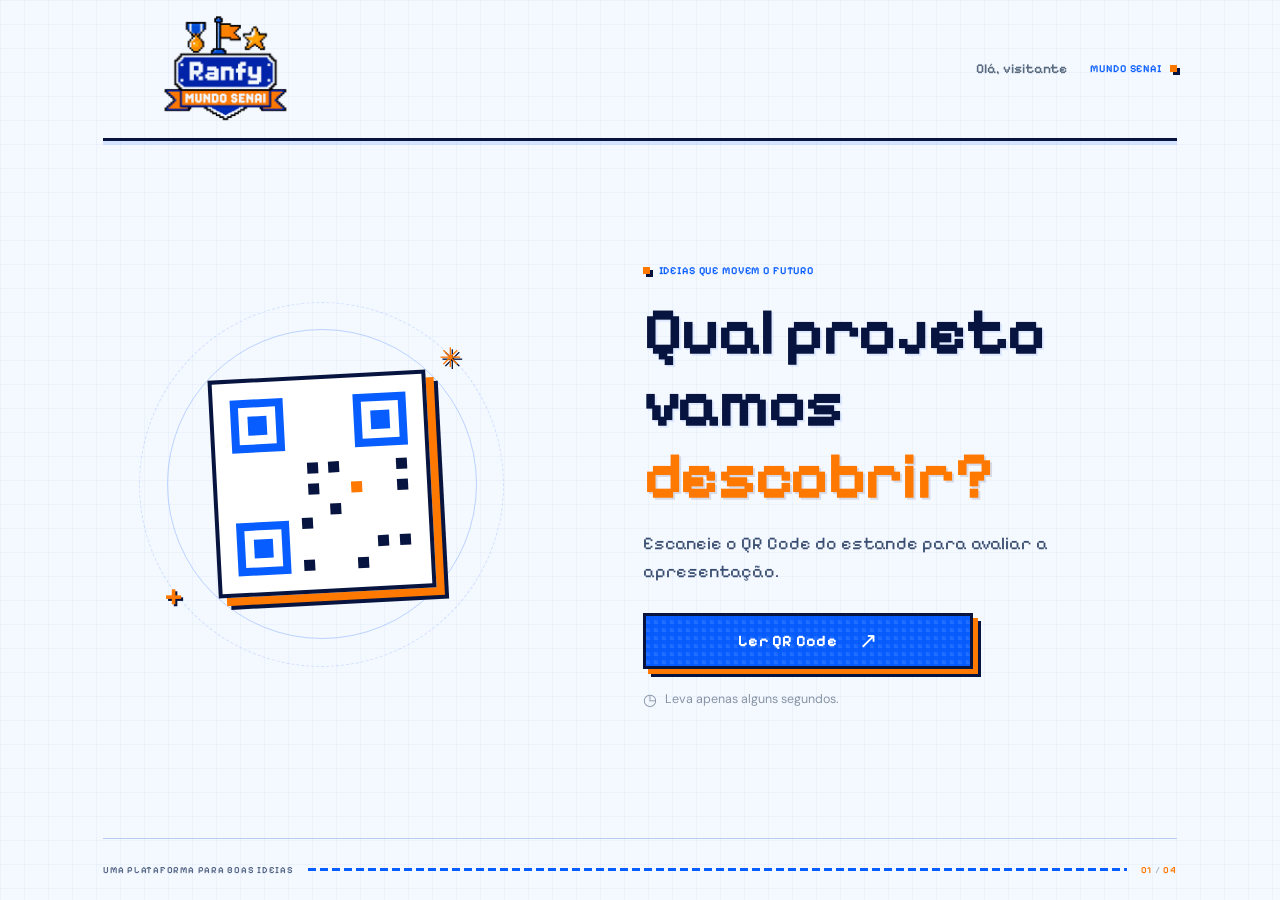
<file: index.html>
<!DOCTYPE html>
<html lang="pt-BR">
<head>
  <meta charset="UTF-8">
  <meta name="viewport" content="width=device-width, initial-scale=1.0">
  <meta name="theme-color" content="#1459a8">
  <title>Ranfy — Descubra um projeto</title>
  <link rel="stylesheet" href="css/style.css">
</head>
<body class="page">
  <div class="app-shell">
    <header class="app-header">
      <a class="brand brand-image" href="index.html" aria-label="Ranfy, início"><img src="assets/ranfy-logo.png" alt="Ranfy — Mundo SENAI"></a>
      <div class="header-meta"><span class="greeting">Olá, visitante</span><span class="event-label">MUNDO SENAI <span class="tiny-pixel" aria-hidden="true"></span></span></div>
    </header>

    <main class="home-main">
      <div class="qr-hero" aria-hidden="true">
        <div class="qr-art">
          <span class="finder finder-one"></span><span class="finder finder-two"></span><span class="finder finder-three"></span>
          <span class="qr-pixel p1"></span><span class="qr-pixel p2"></span><span class="qr-pixel p3"></span><span class="qr-pixel p4"></span>
          <span class="qr-pixel p5"></span><span class="qr-pixel p6"></span><span class="qr-pixel p7"></span><span class="qr-pixel p8"></span>
          <span class="qr-pixel p9"></span><span class="qr-pixel p10"></span><span class="qr-pixel p11"></span><span class="qr-pixel p12"></span>
        </div>
        <span class="hero-orbit orbit-one"></span><span class="hero-orbit orbit-two"></span>
        <span class="hero-spark spark-one">✳</span><span class="hero-spark spark-two">+</span>
      </div>

      <section class="home-copy">
        <span class="eyebrow"><span class="eyebrow-dot"></span> IDEIAS QUE MOVEM O FUTURO</span>
        <h1>Qual projeto<br>vamos <span class="text-accent">descobrir?</span></h1>
        <p class="lead">Escaneie o QR Code do estande para avaliar a apresentação.</p>
        <a class="button button-primary button-wide" href="qrcode.html">Ler QR Code <span class="button-arrow" aria-hidden="true">↗</span></a>
        <p class="microcopy"><span class="microcopy-icon" aria-hidden="true">◷</span> Leva apenas alguns segundos.</p>
      </section>
    </main>
    <footer class="app-footer"><span>UMA PLATAFORMA PARA BOAS IDEIAS</span><span class="footer-line"></span><span class="footer-index">01 <span>/</span> 04</span></footer>
  </div>
</body>
</html>
</file>
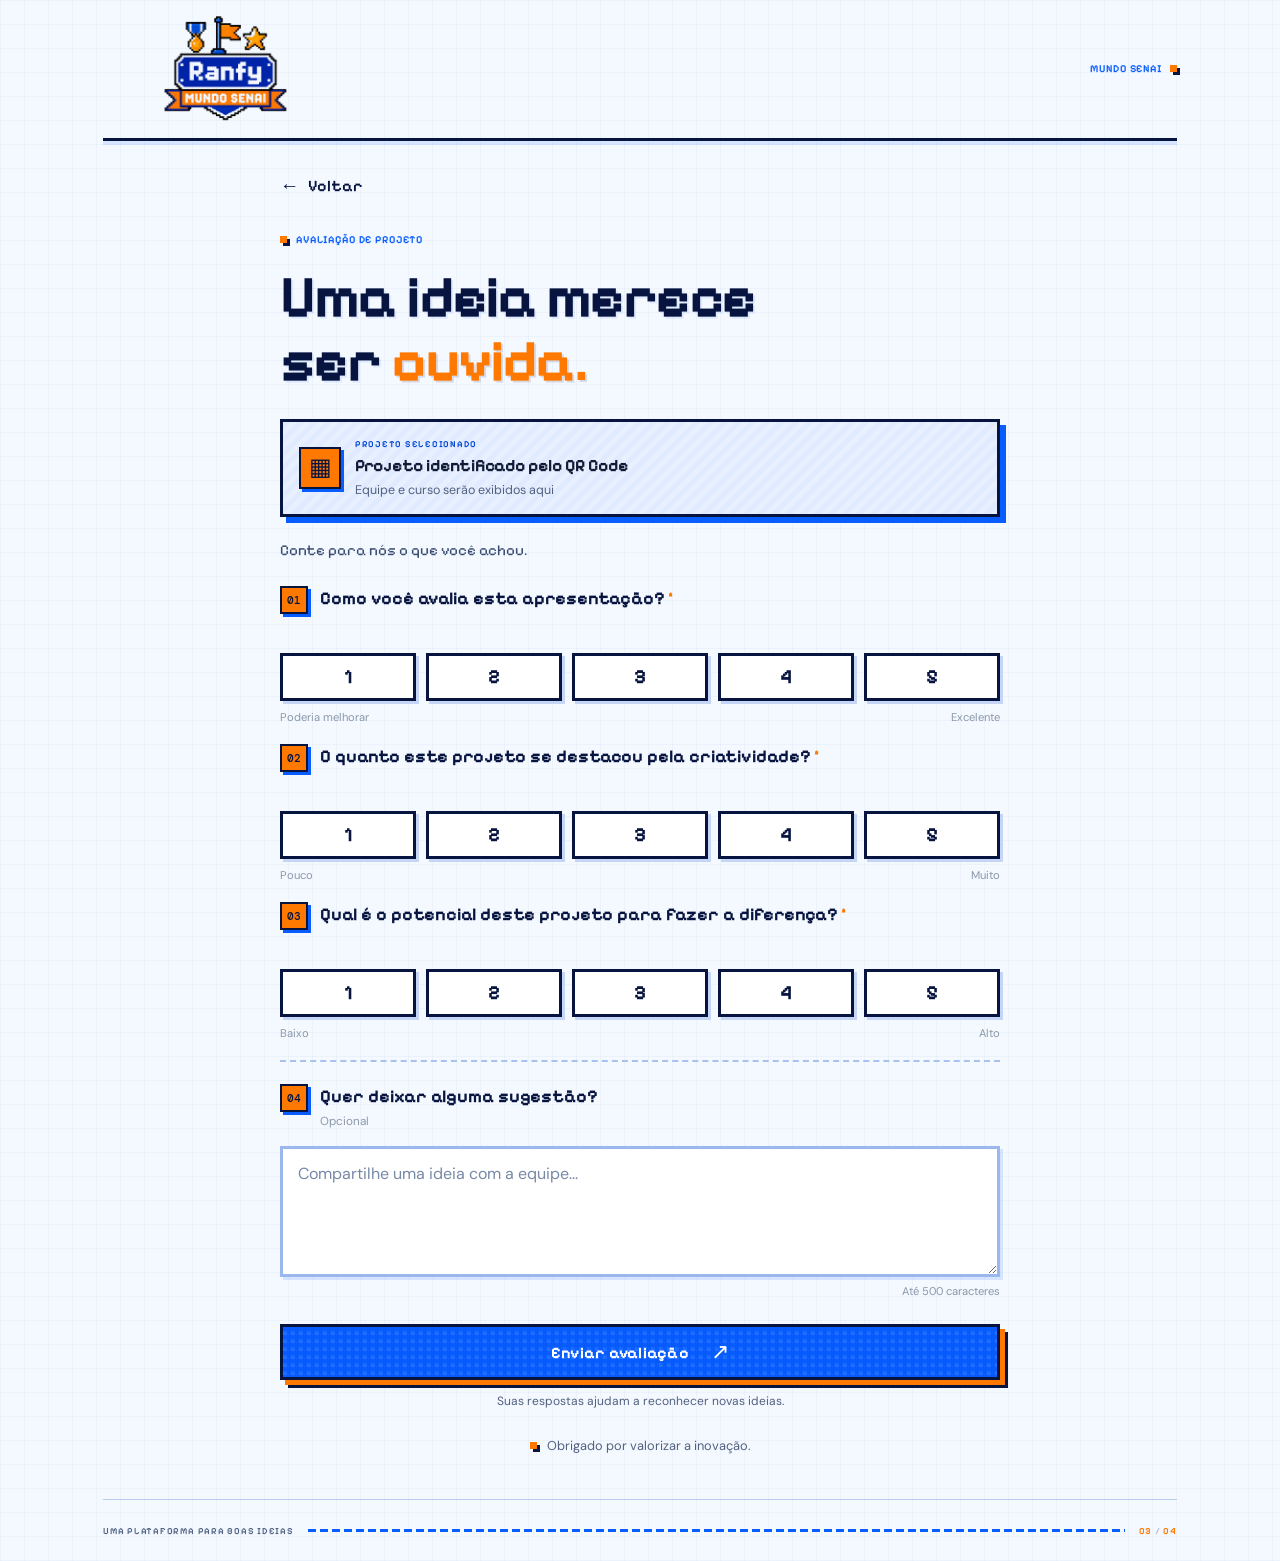
<file: avaliar.html>
<!DOCTYPE html>
<html lang="pt-BR">
<head>
  <meta charset="UTF-8">
  <meta name="viewport" content="width=device-width, initial-scale=1.0">
  <meta name="theme-color" content="#1459a8">
  <title>Ranfy — Avaliação do projeto</title>
  <link rel="stylesheet" href="css/style.css">
</head>
<body class="page">
  <div class="app-shell">
    <header class="app-header">
      <a class="brand brand-image" href="index.html" aria-label="Ranfy, início"><img src="assets/ranfy-logo.png" alt="Ranfy — Mundo SENAI"></a>
      <span class="event-label">MUNDO SENAI <span class="tiny-pixel" aria-hidden="true"></span></span>
    </header>

    <main class="evaluation-main">
      <a class="back-link" href="qrcode.html"><span aria-hidden="true">←</span> Voltar</a>
      <section class="evaluation-intro">
        <span class="eyebrow"><span class="eyebrow-dot"></span> AVALIAÇÃO DE PROJETO</span>
        <!-- Futuramente: JavaScript lerá ?projeto=... e buscará os dados reais do projeto. -->
        <h1>Uma ideia merece<br>ser <span class="text-accent">ouvida.</span></h1>
        <div class="project-summary">
          <span class="project-icon" aria-hidden="true">▦</span>
          <div><span class="summary-label">PROJETO SELECIONADO</span><strong>Projeto identificado pelo QR Code</strong><span class="project-subtitle">Equipe e curso serão exibidos aqui</span></div>
        </div>
        <p class="lead">Conte para nós o que você achou.</p>
      </section>

      <!-- Futuramente: JavaScript validará as notas, associará participante e projeto e enviará os dados ao banco de dados. -->
      <form class="evaluation-form" action="#" method="get">
        <fieldset class="question">
          <legend><span class="question-number">01</span><span>Como você avalia esta apresentação?<span class="required-mark" aria-hidden="true">*</span></span></legend>
          <div class="rating-scale">
            <label class="rating-option"><input type="radio" name="avaliacao_geral" value="1" required><span>1</span></label>
            <label class="rating-option"><input type="radio" name="avaliacao_geral" value="2"><span>2</span></label>
            <label class="rating-option"><input type="radio" name="avaliacao_geral" value="3"><span>3</span></label>
            <label class="rating-option"><input type="radio" name="avaliacao_geral" value="4"><span>4</span></label>
            <label class="rating-option"><input type="radio" name="avaliacao_geral" value="5"><span>5</span></label>
          </div>
          <div class="scale-captions"><span>Poderia melhorar</span><span>Excelente</span></div>
        </fieldset>

        <fieldset class="question">
          <legend><span class="question-number">02</span><span>O quanto este projeto se destacou pela criatividade?<span class="required-mark" aria-hidden="true">*</span></span></legend>
          <div class="rating-scale">
            <label class="rating-option"><input type="radio" name="criatividade" value="1" required><span>1</span></label>
            <label class="rating-option"><input type="radio" name="criatividade" value="2"><span>2</span></label>
            <label class="rating-option"><input type="radio" name="criatividade" value="3"><span>3</span></label>
            <label class="rating-option"><input type="radio" name="criatividade" value="4"><span>4</span></label>
            <label class="rating-option"><input type="radio" name="criatividade" value="5"><span>5</span></label>
          </div>
          <div class="scale-captions"><span>Pouco</span><span>Muito</span></div>
        </fieldset>

        <fieldset class="question">
          <legend><span class="question-number">03</span><span>Qual é o potencial deste projeto para fazer a diferença?<span class="required-mark" aria-hidden="true">*</span></span></legend>
          <div class="rating-scale">
            <label class="rating-option"><input type="radio" name="impacto" value="1" required><span>1</span></label>
            <label class="rating-option"><input type="radio" name="impacto" value="2"><span>2</span></label>
            <label class="rating-option"><input type="radio" name="impacto" value="3"><span>3</span></label>
            <label class="rating-option"><input type="radio" name="impacto" value="4"><span>4</span></label>
            <label class="rating-option"><input type="radio" name="impacto" value="5"><span>5</span></label>
          </div>
          <div class="scale-captions"><span>Baixo</span><span>Alto</span></div>
        </fieldset>

        <div class="question comment-question">
          <label class="comment-label" for="comentario"><span class="question-number">04</span><span>Quer deixar alguma sugestão?<small>Opcional</small></span></label>
          <textarea id="comentario" name="comentario" rows="4" maxlength="500" placeholder="Compartilhe uma ideia com a equipe..."></textarea>
          <div class="character-count">Até 500 caracteres</div>
        </div>
<a href="ok.html">
        <button class="button button-primary button-wide submit-button" >Enviar avaliação <span class="button-arrow" aria-hidden="true">↗</span></button>
        </a>
        <p class="submit-note">Suas respostas ajudam a reconhecer novas ideias.</p>
      </form>
      <p class="thanks-note"><span class="tiny-pixel" aria-hidden="true"></span> Obrigado por valorizar a inovação.</p>
    </main>
    <footer class="app-footer"><span>UMA PLATAFORMA PARA BOAS IDEIAS</span><span class="footer-line"></span><span class="footer-index">03 <span>/</span> 04</span></footer>
  </div>
</body>
</html>
</file>
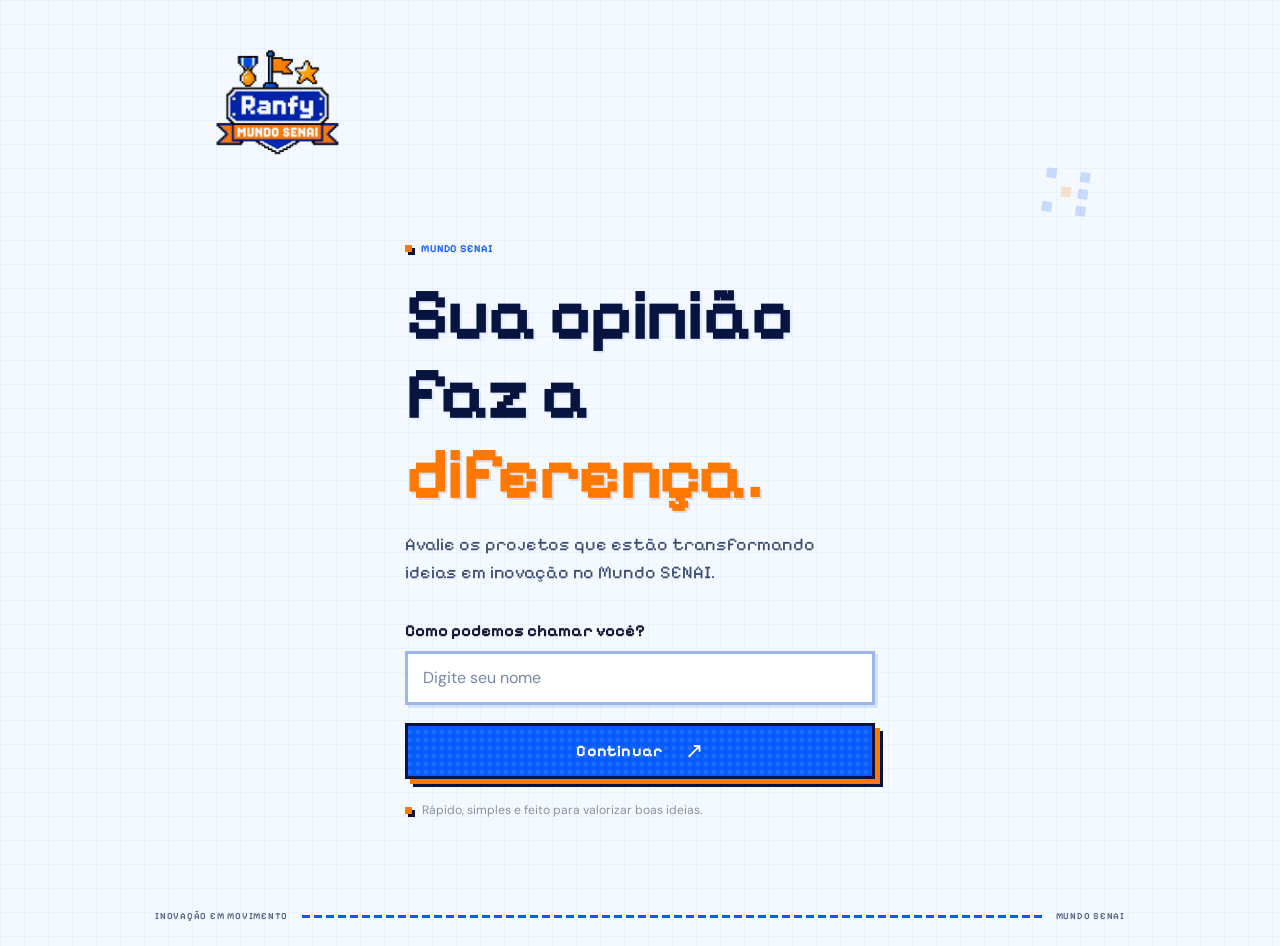
<file: login.html>
<!DOCTYPE html>
<html lang="pt-BR">
<head>
  <meta charset="UTF-8">
  <meta name="viewport" content="width=device-width, initial-scale=1.0">
  <meta name="theme-color" content="#1459a8">
  <title>Ranfy — Sua opinião faz a diferença</title>
  <link rel="stylesheet" href="css/style.css">
</head>
<body class="page page-login">
  <main class="login-shell">
    <a class="brand brand-image" href="index.html" aria-label="Ranfy, início"><img src="assets/ranfy-logo.png" alt="Ranfy — Mundo SENAI"></a>

    <section class="login-content" aria-labelledby="page-title">
      <span class="eyebrow"><span class="eyebrow-dot"></span> MUNDO SENAI</span>
      <h1 id="page-title">Sua opinião<br>faz a <span class="text-accent">diferença.</span></h1>
      <p class="lead">Avalie os projetos que estão transformando ideias em inovação no Mundo SENAI.</p>

      <!-- Futuramente: JavaScript deverá validar e armazenar o nome do participante. -->
      <form action="index.html" method="get" class="login-form">
        <label for="participant-name">Como podemos chamar você?</label>
        <input id="participant-name" name="nome" type="text" placeholder="Digite seu nome" autocomplete="name" required maxlength="80">
        <button class="button button-primary button-wide" type="submit">
          Continuar <span class="button-arrow" aria-hidden="true">↗</span>
        </button>
      </form>
      <p class="privacy-note"><span class="tiny-pixel" aria-hidden="true"></span> Rápido, simples e feito para valorizar boas ideias.</p>
    </section>

    <footer class="page-footer"><span>INOVAÇÃO EM MOVIMENTO</span><span class="footer-line"></span><span>MUNDO SENAI</span></footer>
  </main>
  <aside class="pixel-decoration" aria-hidden="true"><span></span><span></span><span></span><span></span><span></span><span></span><span></span><span></span><span></span></aside>
</body>
</html>
</file>
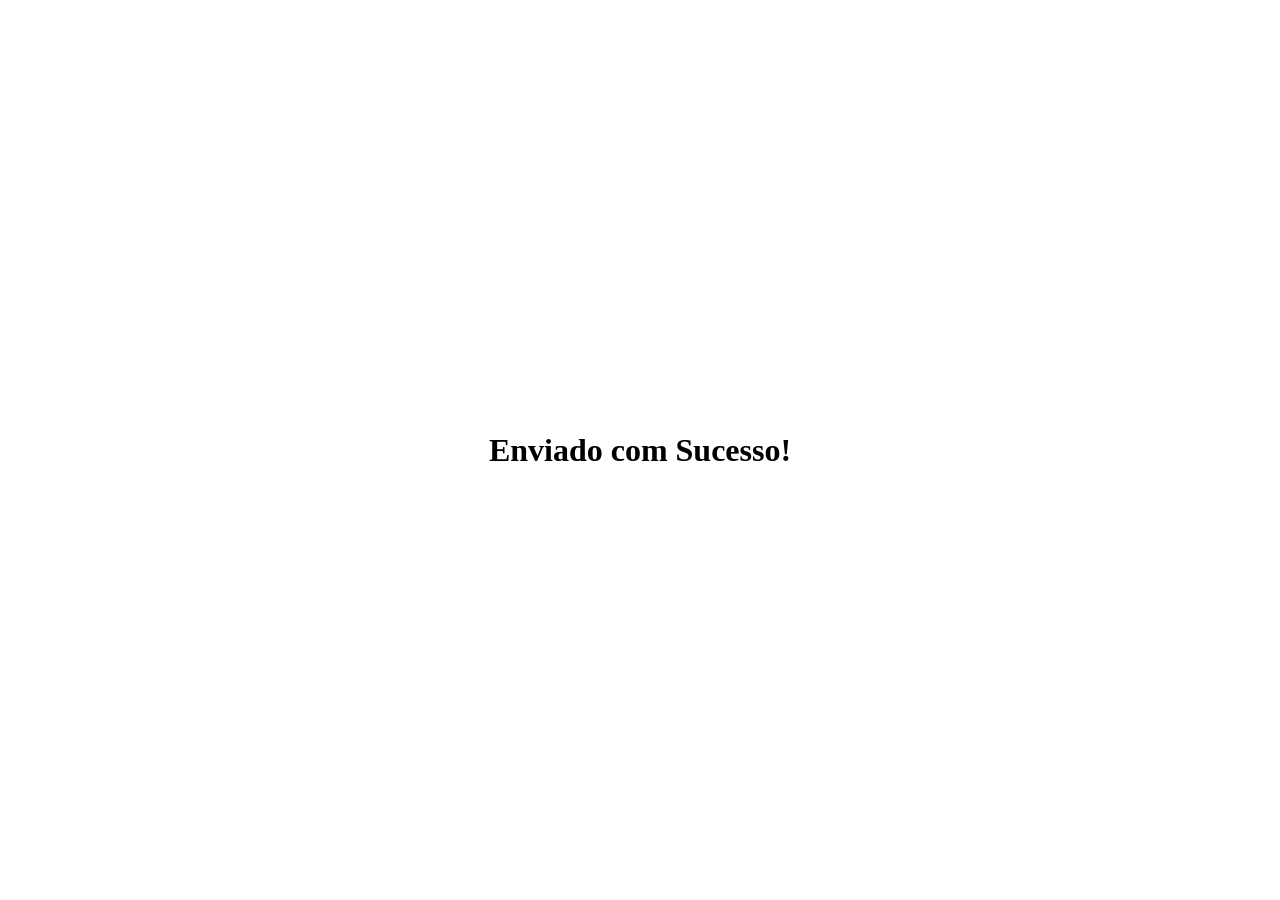
<file: ok.html>
<!DOCTYPE html>
<html lang="en">
<head>
    <meta charset="UTF-8">
    <meta name="viewport" content="width=device-width, initial-scale=1.0">
    <title>Document</title>

<style>
    html,body{
    height: 100%;
    width: 100%;
    display: flex;
    justify-content: center;
    align-items: center;
    }
</style>

</head>
<body>
    
<h1>Enviado com Sucesso!</h1>

</body>
</html>
</file>
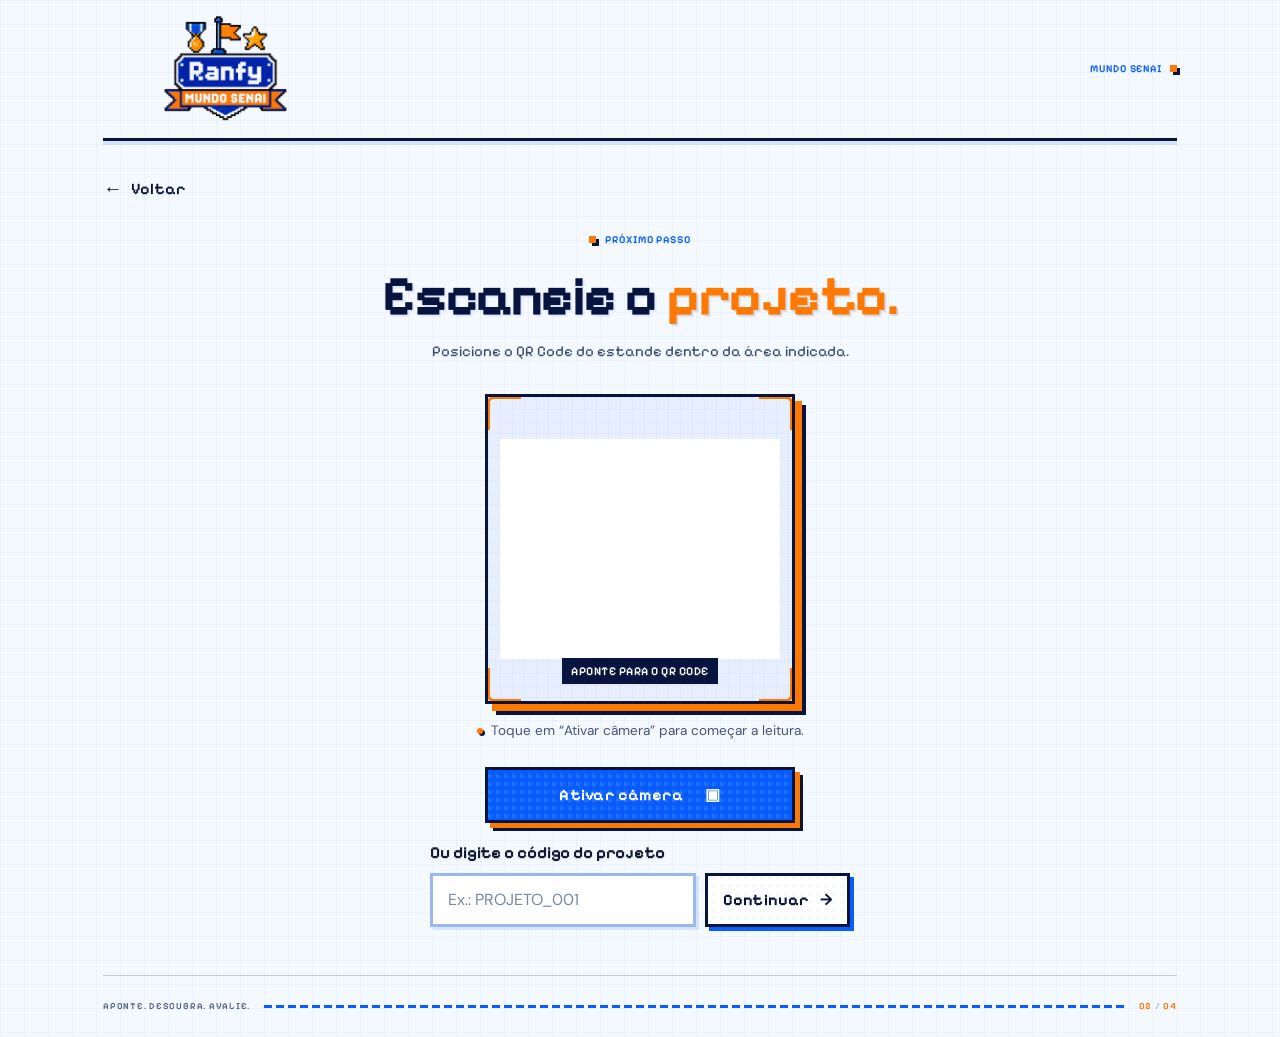
<file: qrcode.html>
<!DOCTYPE html>
<html lang="pt-BR">
<head>
  <meta charset="UTF-8">
  <meta name="viewport" content="width=device-width, initial-scale=1.0">
  <meta name="theme-color" content="#1459a8">
  <title>Ranfy — Escaneie o projeto</title>
  <link rel="stylesheet" href="css/style.css">
</head>
<body class="page">
  <div class="app-shell">
    <header class="app-header">
      <a class="brand brand-image" href="index.html" aria-label="Ranfy, início"><img src="assets/ranfy-logo.png" alt="Ranfy — Mundo SENAI"></a>
      <span class="event-label">MUNDO SENAI <span class="tiny-pixel" aria-hidden="true"></span></span>
    </header>

    <main class="scanner-main">
      <a class="back-link" href="index.html"><span aria-hidden="true">←</span> Voltar</a>
      <section class="scanner-content">
        <span class="eyebrow"><span class="eyebrow-dot"></span> PRÓXIMO PASSO</span>
        <h1>Escaneie o <span class="text-accent">projeto.</span></h1>
        <p class="lead">Posicione o QR Code do estande dentro da área indicada.</p>

        <div class="scanner-frame scanner-frame-live">
          <span class="scan-corner corner-tl"></span><span class="scan-corner corner-tr"></span>
          <span class="scan-corner corner-bl"></span><span class="scan-corner corner-br"></span>
          <div id="reader" aria-label="Leitor de QR Code"></div>
          <span class="scanner-label">APONTE PARA O QR CODE</span>
        </div>

        <p id="scanner-status" class="scanner-hint" role="status"><span class="status-dot"></span> Toque em “Ativar câmera” para começar a leitura.</p>
        <button class="button button-primary camera-button" id="start-camera" type="button">Ativar câmera <span aria-hidden="true">▣</span></button>

        <form action="avaliar.html" method="get" class="manual-form">
          <label for="project-code">Ou digite o código do projeto</label>
          <div class="manual-input-row">
            <input id="project-code" name="projeto" type="text" placeholder="Ex.: PROJETO_001" maxlength="100" required>
            <button class="button button-secondary" type="submit">Continuar <span aria-hidden="true">→</span></button>
          </div>
        </form>
      </section>
    </main>
    <footer class="app-footer"><span>APONTE. DESCUBRA. AVALIE.</span><span class="footer-line"></span><span class="footer-index">02 <span>/</span> 04</span></footer>
  </div>
</body>
</html>
</file>
<file: css/style.css>
@import url('https://fonts.googleapis.com/css2?family=DM+Mono:wght@400;500&family=Pixelify+Sans:wght@400;500;600;700&family=DM+Sans:wght@400;500;600;700;800&display=swap');

:root {
  --blue: #0866ff;
  --blue-dark: #071b4d;
  --blue-soft: #dbe9ff;
  --orange: #ff7900;
  --ink: #101d38;
  --muted: #536585;
  --line: #b7cdf5;
  --paper: #f8fbff;
  --wash: #eaf2ff;
  --radius: 0;
  --shadow-pixel: 4px 4px 0 #ff7900;
}
* { box-sizing: border-box; }
html { min-width: 320px; scroll-behavior: smooth; }
body { margin: 0; background: var(--paper); color: var(--ink); font-family: 'Pixelify Sans', 'DM Sans', Arial, sans-serif; -webkit-font-smoothing: antialiased; }
a { color: inherit; text-decoration: none; }
button, input, textarea { font: inherit; }
button, a, input, textarea { -webkit-tap-highlight-color: transparent; }
:focus-visible { outline: 3px solid rgba(242, 139, 53, .72); outline-offset: 3px; }
.page { min-height: 100svh; position: relative; overflow-x: hidden; }
h1 { margin: 0; font-size: clamp(2.35rem, 6vw, 4.35rem); line-height: 1.06; letter-spacing: -.065em; font-weight: 800; color: var(--blue-dark); }
.text-accent { color: var(--blue); }
.lead { max-width: 430px; margin: 18px 0 0; color: var(--muted); font-size: 1.02rem; line-height: 1.75; }
.eyebrow, .event-label, .summary-label, .scanner-label, .page-footer, .app-footer {
  font-family: 'DM Mono', monospace; letter-spacing: .09em; font-size: .67rem;
}
.eyebrow { display: inline-flex; align-items: center; gap: 9px; margin-bottom: 20px; color: var(--blue); font-weight: 500; }
.eyebrow-dot { width: 7px; height: 7px; background: var(--orange); display: inline-block; box-shadow: 3px 3px 0 rgba(242,139,53,.18); }
.brand { display: inline-flex; align-items: center; gap: 10px; color: var(--blue-dark); font-weight: 800; font-size: 1.25rem; letter-spacing: -.06em; }
.brand-period { color: var(--orange); }
.brand-mark { width: 25px; height: 25px; display: grid; grid-template-columns: repeat(2, 9px); grid-template-rows: repeat(2, 9px); gap: 3px; transform: rotate(-4deg); }
.brand-mark span { background: var(--blue); }
.brand-mark span:nth-child(2) { background: var(--orange); }
.brand-mark span:nth-child(3) { opacity: .45; }
.brand-mark span:nth-child(4) { background: var(--blue-dark); }
.brand-small { font-size: 1.1rem; }
.brand-small .brand-mark { width: 22px; height: 22px; grid-template-columns: repeat(2, 8px); grid-template-rows: repeat(2, 8px); gap: 3px; }
.button { display: inline-flex; justify-content: center; align-items: center; gap: 22px; min-height: 54px; padding: 0 22px; border: 1px solid transparent; border-radius: 10px; cursor: pointer; font-size: .95rem; font-weight: 700; transition: background .18s ease, color .18s ease, transform .18s ease, box-shadow .18s ease, border-color .18s ease; }
.button-primary { color: white; background: var(--blue); box-shadow: var(--shadow-pixel); }
.button-primary:hover { background: #104b90; transform: translate(-1px, -1px); box-shadow: 4px 4px 0 rgba(20,89,168,.18); }
.button-primary:active { transform: translate(1px, 1px); box-shadow: 1px 1px 0 rgba(20,89,168,.15); }
.button-secondary { color: var(--blue); background: white; border-color: #d4e0ee; }
.button-secondary:hover { background: var(--blue-soft); border-color: #a9c4e3; }
.button-wide { width: 100%; }
.button-arrow { font-size: 1.1rem; font-weight: 400; }
.tiny-pixel { display: inline-block; width: 7px; height: 7px; background: var(--orange); box-shadow: 3px 3px 0 rgba(242,139,53,.2); }
.page-footer, .app-footer { display: flex; align-items: center; gap: 14px; color: #91a0b2; font-size: .59rem; }
.footer-line { height: 1px; flex: 1; background: var(--line); }
.login-shell { position: relative; z-index: 1; min-height: 100svh; max-width: 1200px; padding: 34px 7vw 24px; margin: auto; display: flex; flex-direction: column; }
.login-content { width: 100%; max-width: 470px; margin: auto; padding: 65px 0 78px; }
.login-content h1 { font-size: clamp(2.7rem, 7vw, 4.6rem); }
.login-form { margin-top: 34px; display: grid; gap: 10px; }
.login-form label, .manual-form label { font-size: .85rem; font-weight: 700; color: var(--ink); }
input[type="text"], textarea { width: 100%; min-width: 0; color: var(--ink); background: #fff; border: 1px solid #dbe3ec; border-radius: 10px; padding: 0 15px; min-height: 54px; outline: none; transition: border-color .18s ease, box-shadow .18s ease; }
input[type="text"]::placeholder, textarea::placeholder { color: #a0acba; }
input[type="text"]:focus, textarea:focus { border-color: var(--blue); box-shadow: 0 0 0 3px rgba(20,89,168,.1); }
.login-form .button { margin-top: 8px; }
.privacy-note { display: flex; align-items: center; gap: 10px; margin-top: 22px; color: #8794a5; font-size: .76rem; line-height: 1.6; }
.page-footer { margin-top: auto; }
.pixel-decoration { position: absolute; top: 18%; right: 8%; display: grid; grid-template-columns: repeat(3, 10px); gap: 7px; opacity: .18; transform: rotate(8deg); }
.pixel-decoration span { width: 10px; height: 10px; background: var(--blue); }
.pixel-decoration span:nth-child(2), .pixel-decoration span:nth-child(4), .pixel-decoration span:nth-child(8) { opacity: 0; }
.pixel-decoration span:nth-child(5) { background: var(--orange); }
.app-shell { min-height: 100svh; max-width: 1240px; margin: 0 auto; padding: 0 6.5%; display: flex; flex-direction: column; }
.app-header { min-height: 88px; display: flex; align-items: center; justify-content: space-between; border-bottom: 1px solid var(--line); }
.header-meta { display: flex; align-items: center; gap: 23px; }
.greeting { font-size: .85rem; font-weight: 600; color: #596b7f; }
.event-label { display: inline-flex; align-items: center; gap: 8px; color: var(--blue); white-space: nowrap; }
.home-main { flex: 1; display: grid; grid-template-columns: minmax(260px, .9fr) minmax(320px, 1.1fr); align-items: center; gap: clamp(35px, 8vw, 115px); padding: 55px 0 65px; }
.home-copy { max-width: 520px; padding: 20px 0; }
.home-copy h1 { font-size: clamp(2.8rem, 5.2vw, 4.6rem); }
.home-copy .lead { margin-bottom: 27px; }
.home-copy .button { max-width: 330px; }
.microcopy { display: flex; align-items: center; gap: 8px; margin: 20px 0 0; color: #8794a5; font-size: .78rem; }
.microcopy-icon { font-size: 1rem; }
.qr-hero { min-height: 350px; position: relative; display: grid; place-items: center; }
.qr-art { position: relative; z-index: 2; width: 218px; height: 218px; background: white; border: 1px solid #e2eaf3; box-shadow: 9px 9px 0 #edf3f9; transform: rotate(-3deg); }
.finder { position: absolute; width: 53px; height: 53px; border: 8px solid var(--blue); }
.finder::after { content: ''; position: absolute; inset: 9px; background: var(--blue); }
.finder-one { top: 17px; left: 17px; }
.finder-two { top: 17px; right: 17px; }
.finder-three { bottom: 17px; left: 17px; }
.qr-pixel { position: absolute; width: 11px; height: 11px; background: var(--blue-dark); }
.p1 { top: 83px; left: 91px; }.p2 { top: 83px; left: 112px; }.p3 { top: 104px; left: 91px; }.p4 { top: 125px; left: 112px; }
.p5 { top: 83px; right: 19px; }.p6 { top: 104px; right: 19px; }.p7 { bottom: 19px; right: 62px; }.p8 { bottom: 40px; right: 41px; }
.p9 { bottom: 61px; left: 83px; }.p10 { bottom: 19px; left: 83px; }.p11 { top: 104px; left: 134px; background: var(--orange); }.p12 { bottom: 40px; right: 19px; }
.hero-orbit { position: absolute; border: 1px solid #dfe9f4; border-radius: 50%; }
.orbit-one { width: 310px; height: 310px; }.orbit-two { width: 365px; height: 365px; border-style: dashed; opacity: .65; }
.hero-spark { position: absolute; color: var(--orange); font-size: 1.7rem; font-weight: 500; }
.spark-one { top: 33px; right: 18%; }.spark-two { bottom: 43px; left: 14%; color: var(--blue); font-size: 2rem; }
.app-footer { min-height: 62px; border-top: 1px solid var(--line); }
.footer-index { color: var(--blue); white-space: nowrap; }.footer-index span { color: #a7b2c0; }
.scanner-main { flex: 1; padding: 28px 0 48px; }
.back-link { display: inline-flex; align-items: center; gap: 9px; color: #63758a; font-size: .86rem; font-weight: 600; padding: 8px 0; }
.back-link:hover { color: var(--blue); }
.back-link span { font-size: 1.2rem; }
.scanner-content { max-width: 520px; margin: 20px auto 0; text-align: center; }
.scanner-content h1 { font-size: clamp(2.4rem, 5vw, 3.5rem); }
.scanner-content .lead { margin: 14px auto 0; max-width: 420px; font-size: .94rem; }
.scanner-frame { position: relative; width: min(100%, 310px); aspect-ratio: 1; margin: 30px auto 0; display: grid; place-items: center; background: #f8fafc; border: 1px solid #e8eef5; border-radius: 14px; }
.scan-corner { position: absolute; width: 34px; height: 34px; border-color: var(--blue); border-style: solid; }
.corner-tl { top: -1px; left: -1px; border-width: 3px 0 0 3px; border-radius: 7px 0 0; }
.corner-tr { top: -1px; right: -1px; border-width: 3px 3px 0 0; border-radius: 0 7px 0 0; }
.corner-bl { bottom: -1px; left: -1px; border-width: 0 0 3px 3px; border-radius: 0 0 0 7px; }
.corner-br { bottom: -1px; right: -1px; border-width: 0 3px 3px 0; border-radius: 0 0 7px; }
.corner-tr, .corner-bl { border-color: var(--orange); }
.scanner-placeholder { width: 110px; height: 110px; display: grid; place-items: center; position: relative; }
.mini-qr { width: 78px; height: 78px; display: grid; grid-template-columns: repeat(3, 1fr); gap: 5px; }
.mini-qr span { border: 5px solid var(--blue); }
.mini-qr span:nth-child(2), .mini-qr span:nth-child(4), .mini-qr span:nth-child(6), .mini-qr span:nth-child(8) { border: 0; background: #dce8f5; }
.mini-qr span:nth-child(5) { background: var(--orange); border: 0; }
.camera-dot { position: absolute; right: -3px; bottom: -2px; width: 15px; height: 15px; background: var(--orange); border: 4px solid #f8fafc; }
.scanner-label { position: absolute; bottom: 17px; color: #9aa8b8; font-size: .57rem; }
.scanner-hint { display: flex; justify-content: center; align-items: center; gap: 8px; color: #8a98a8; font-size: .75rem; margin: 17px 0 26px; }
.status-dot { width: 6px; height: 6px; border-radius: 50%; background: var(--orange); }
.manual-form { text-align: left; max-width: 420px; margin: 0 auto; display: grid; gap: 10px; }
.manual-input-row { display: flex; gap: 9px; }
.manual-input-row input { flex: 1; width: 1px; }
.manual-input-row .button { min-height: 52px; padding: 0 15px; gap: 10px; white-space: nowrap; }
.evaluation-main { flex: 1; width: 100%; max-width: 720px; margin: 0 auto; padding: 25px 0 45px; }
.evaluation-intro { padding-top: 23px; }
.evaluation-intro h1 { font-size: clamp(2.5rem, 5vw, 3.7rem); }
.project-summary { display: flex; align-items: center; gap: 14px; margin: 25px 0 22px; padding: 16px; background: var(--wash); border: 1px solid var(--line); border-radius: 12px; }
.project-icon { flex: 0 0 42px; width: 42px; height: 42px; display: grid; place-items: center; background: var(--blue-soft); color: var(--blue); font-size: 1.5rem; }
.project-summary > div { min-width: 0; display: grid; gap: 4px; }
.summary-label { color: var(--blue); font-size: .58rem; }
.project-summary strong { font-size: .93rem; line-height: 1.4; }
.project-subtitle { color: var(--muted); font-size: .78rem; }
.evaluation-intro .lead { margin-top: 0; font-size: .95rem; }
.evaluation-form { margin-top: 24px; }
.question { min-width: 0; margin: 0; padding: 22px 0 20px; border: 0; border-top: 1px solid var(--line); }
.question legend { display: flex; align-items: flex-start; gap: 12px; width: 100%; padding: 0; font-size: .97rem; line-height: 1.5; font-weight: 700; }
.question-number { flex: 0 0 28px; width: 28px; height: 28px; display: inline-grid; place-items: center; background: var(--blue-soft); color: var(--blue); font-family: 'DM Mono', monospace; font-size: .68rem; font-weight: 500; }
.required-mark { color: var(--orange); padding-left: 3px; }
.rating-scale { display: grid; grid-template-columns: repeat(5, minmax(0, 1fr)); gap: 10px; margin-top: 17px; }
.rating-option { position: relative; cursor: pointer; }
.rating-option input { position: absolute; width: 1px; height: 1px; opacity: 0; }
.rating-option span { min-height: 48px; display: grid; place-items: center; border: 1px solid #dce4ed; border-radius: 9px; color: #52667d; background: white; font-weight: 700; transition: color .16s ease, background .16s ease, border-color .16s ease, transform .16s ease; }
.rating-option:hover span { border-color: #8baed5; background: #f5f9fe; }
.rating-option input:checked + span { color: white; background: var(--blue); border-color: var(--blue); box-shadow: 3px 3px 0 rgba(20,89,168,.16); }
.rating-option input:checked + span::after { content: '✓'; position: absolute; top: 3px; right: 6px; font-size: .62rem; color: var(--orange); }
.rating-option input:focus-visible + span { outline: 3px solid rgba(242,139,53,.7); outline-offset: 3px; }
.scale-captions { display: flex; justify-content: space-between; margin-top: 9px; color: #8b98a8; font-size: .7rem; }
.comment-question { border-top: 1px solid var(--line); padding: 22px 0 18px; }
.comment-label { display: flex; align-items: flex-start; gap: 12px; font-size: .97rem; line-height: 1.5; font-weight: 700; }
.comment-label small { display: block; margin-top: 2px; color: #8b98a8; font-size: .73rem; font-weight: 400; }
.comment-question textarea { display: block; margin-top: 15px; min-height: 110px; padding: 13px 15px; line-height: 1.55; resize: vertical; }
.character-count { text-align: right; color: #8b98a8; font-size: .7rem; margin-top: 7px; }
.submit-button { margin-top: 8px; }
.submit-note { margin: 13px 0 0; text-align: center; color: #8b98a8; font-size: .75rem; }
.thanks-note { display: flex; justify-content: center; align-items: center; gap: 10px; margin: 28px 0 0; color: #7d8b9b; font-size: .8rem; }
@media (min-width: 1000px) {
  .login-shell { padding-left: 9%; padding-right: 9%; }
  .pixel-decoration { right: 15%; }
}
@media (max-width: 760px) {
  .app-shell { padding: 0 22px; }
  .app-header { min-height: 74px; }
  .home-main { grid-template-columns: 1fr; gap: 8px; padding: 25px 0 35px; }
  .qr-hero { grid-row: 1; min-height: 260px; }
  .qr-art { width: 174px; height: 174px; transform: rotate(-3deg) scale(.92); }
  .finder { width: 45px; height: 45px; border-width: 7px; }
  .finder::after { inset: 7px; }
  .finder-one { top: 13px; left: 13px; }.finder-two { top: 13px; right: 13px; }.finder-three { bottom: 13px; left: 13px; }
  .p1 { top: 66px; left: 73px; }.p2 { top: 66px; left: 91px; }.p3 { top: 84px; left: 73px; }.p4 { top: 102px; left: 91px; }
  .p5 { top: 66px; right: 15px; }.p6 { top: 84px; right: 15px; }.p7 { bottom: 15px; right: 50px; }.p8 { bottom: 33px; right: 33px; }
  .p9 { bottom: 50px; left: 66px; }.p10 { bottom: 15px; left: 66px; }.p11 { top: 84px; left: 109px; }.p12 { bottom: 33px; right: 15px; }
  .orbit-one { width: 235px; height: 235px; }.orbit-two { width: 275px; height: 275px; }
  .home-copy { max-width: 520px; margin: 0 auto; width: 100%; padding: 10px 0 0; }
  .home-copy h1 { font-size: clamp(2.65rem, 9vw, 3.6rem); }
  .home-copy .lead { font-size: .95rem; }
  .home-copy .button { max-width: none; }
  .app-footer { min-height: 55px; }
  .scanner-main { padding-top: 18px; }
  .scanner-content { margin-top: 15px; }
  .scanner-frame { width: min(80vw, 290px); }
  .evaluation-main { padding-top: 16px; }
  .evaluation-intro { padding-top: 15px; }
  .evaluation-intro h1 { font-size: clamp(2.35rem, 9vw, 3.2rem); }
}
@media (max-width: 440px) {
  .login-shell { padding: 25px 23px 20px; }
  .login-content { padding: 50px 0 60px; }
  .login-content h1 { font-size: 2.8rem; }
  .pixel-decoration { top: 15%; right: 8%; transform: scale(.7) rotate(8deg); }
  .header-meta { gap: 10px; flex-direction: column; align-items: flex-end; }
  .greeting { font-size: .76rem; }
  .event-label { font-size: .56rem; }
  .home-main { padding-top: 15px; }
  .qr-hero { min-height: 230px; }
  .home-copy h1 { font-size: 2.65rem; }
  .page-footer, .app-footer { font-size: .52rem; gap: 9px; }
  .manual-input-row { flex-direction: column; }
  .manual-input-row input, .manual-input-row .button { width: 100%; }
  .rating-scale { gap: 7px; }
  .rating-option span { min-height: 46px; }
  .question legend, .comment-label { font-size: .91rem; }
  .project-summary { padding: 13px; }
}
@media (prefers-reduced-motion: reduce) {
  *, *::before, *::after { scroll-behavior: auto !important; transition-duration: .01ms !important; animation-duration: .01ms !important; }
}

/* RANFY 8-bit game skin + supplied logo */
.brand-image { width: clamp(150px, 20vw, 245px); display: inline-flex; align-items: center; }
.brand-image img { display: block; width: 100%; height: auto; object-fit: contain; }
.page { background-color: #f4f8ff; background-image: linear-gradient(rgba(20,89,168,.035) 1px, transparent 1px), linear-gradient(90deg, rgba(20,89,168,.035) 1px, transparent 1px); background-size: 24px 24px; }
.app-shell, .login-shell { position: relative; }
.app-header, .app-footer, .page-footer { border-color: #cbdcf1; }
.button { border-radius: 2px; border-width: 2px; text-transform: uppercase; letter-spacing: .035em; font-size: .82rem; font-weight: 800; }
.button-primary { border-color: #0b347c; box-shadow: 4px 4px 0 #f28b35; }
.button-primary:hover { box-shadow: 5px 5px 0 #f28b35; }
.button-secondary { border-radius: 2px; border-width: 2px; box-shadow: 3px 3px 0 #d5e3f4; }
input[type="text"], textarea { border-radius: 2px; border: 2px solid #b9cde7; background-color: #fff; }
.question-number, .project-icon { border-radius: 0; box-shadow: 3px 3px 0 #d5e3f4; }
.rating-option span { border-radius: 0; border-width: 2px; }
.rating-option input:checked + span { box-shadow: 3px 3px 0 #f28b35; }
.project-summary, .scanner-frame { border-radius: 2px; border-width: 2px; box-shadow: 5px 5px 0 #d5e3f4; }
.eyebrow-dot, .tiny-pixel { image-rendering: pixelated; }
.scanner-frame-live { overflow: hidden; padding: 12px; }
#reader { width: 100%; min-height: 220px; border: 0 !important; color: var(--blue-dark); }
#reader video { width: 100% !important; height: auto !important; object-fit: cover; }
#reader__scan_region { min-height: 210px; }
#reader__dashboard, #reader__header_message { display: none !important; }
.camera-button { width: min(100%, 310px); margin: 0 auto 20px; }
.scanner-hint { min-height: 20px; line-height: 1.5; }
@media (max-width: 440px) {
  .brand-image { width: 145px; }
  .scanner-frame-live { width: min(85vw, 310px); }
}


/* =========================================================
   RANFY ARCADE MODE — Pixelify Sans + cores saturadas
   Camada final de personalização: somente CSS.
   ========================================================= */
:root {
  --blue: #075dff;
  --blue-dark: #07143f;
  --blue-soft: #d7e6ff;
  --orange: #ff7800;
  --ink: #101a35;
  --muted: #526180;
  --line: #b8ccf2;
  --paper: #f7faff;
  --wash: #e8f0ff;
  --shadow-pixel: 5px 5px 0 #ff7800;
  --pixel-grid: rgba(7, 93, 255, .075);
}

html { background: var(--paper); }
body {
  font-family: 'Pixelify Sans', 'DM Sans', sans-serif;
  background-color: var(--paper);
  background-image:
    linear-gradient(var(--pixel-grid) 1px, transparent 1px),
    linear-gradient(90deg, var(--pixel-grid) 1px, transparent 1px),
    radial-gradient(circle at 12% 18%, rgba(255, 120, 0, .08), transparent 25%),
    radial-gradient(circle at 88% 78%, rgba(7, 93, 255, .08), transparent 27%);
  background-size: 16px 16px, 16px 16px, auto, auto;
}

/* Títulos em Pixelify Sans, com presença de jogo arcade */
h1, h2, h3, h4, .greeting, .project-summary strong,
.question legend, .comment-label, .login-form label,
.manual-form label, .button, .rating-option span {
  font-family: 'Pixelify Sans', 'DM Sans', sans-serif;
}

h1 {
  color: var(--blue-dark);
  font-weight: 700;
  letter-spacing: -.035em;
  line-height: 1.08;
  text-shadow: 2px 2px 0 rgba(7, 93, 255, .09);
}
.text-accent {
  color: var(--orange);
  text-shadow: 2px 2px 0 rgba(7, 20, 63, .12);
}
.lead {
  color: #394d70;
  font-family: 'Pixelify Sans', 'DM Sans', sans-serif;
  font-size: 1.12rem;
  line-height: 1.55;
}
.eyebrow, .event-label, .summary-label, .scanner-label,
.page-footer, .app-footer, .footer-index {
  font-family: 'Pixelify Sans', 'DM Mono', monospace;
  font-weight: 600;
  letter-spacing: .08em;
}

/* Logo e cabeçalhos */
.app-header {
  border-bottom: 3px solid var(--blue-dark);
  box-shadow: 0 4px 0 rgba(7, 93, 255, .12);
}
.brand-image img { image-rendering: auto; }
.event-label { color: var(--blue); }
.eyebrow { color: var(--blue); }
.eyebrow-dot, .tiny-pixel {
  background: var(--orange);
  box-shadow: 3px 3px 0 var(--blue-dark);
}

/* Botões: textura em blocos e sombra arcade */
.button {
  position: relative;
  isolation: isolate;
  min-height: 56px;
  border: 3px solid var(--blue-dark);
  border-radius: 0;
  font-size: 1rem;
  font-weight: 700;
  letter-spacing: .015em;
  text-transform: none;
  box-shadow: 5px 5px 0 var(--blue-dark);
  transition: transform .12s steps(2, end), box-shadow .12s steps(2, end), filter .12s ease;
}
.button::before {
  content: '';
  position: absolute;
  inset: 0;
  z-index: -1;
  pointer-events: none;
  opacity: .18;
  background-image:
    linear-gradient(45deg, rgba(255,255,255,.6) 25%, transparent 25%, transparent 75%, rgba(0,0,0,.12) 75%),
    linear-gradient(45deg, rgba(0,0,0,.12) 25%, transparent 25%, transparent 75%, rgba(255,255,255,.35) 75%);
  background-size: 8px 8px;
  background-position: 0 0, 4px 4px;
}
.button-primary {
  color: #fff;
  background-color: var(--blue);
  border-color: var(--blue-dark);
  box-shadow: 5px 5px 0 var(--orange), 8px 8px 0 var(--blue-dark);
}
.button-primary:hover {
  background-color: #0047d9;
  filter: saturate(1.2) brightness(1.04);
  transform: translate(-2px, -2px);
  box-shadow: 7px 7px 0 var(--orange), 10px 10px 0 var(--blue-dark);
}
.button-primary:active {
  transform: translate(4px, 4px);
  box-shadow: 1px 1px 0 var(--orange), 3px 3px 0 var(--blue-dark);
}
.button-secondary {
  color: var(--blue-dark);
  background-color: #fff;
  border-color: var(--blue-dark);
  box-shadow: 4px 4px 0 var(--blue);
}
.button-secondary:hover {
  color: #fff;
  background: var(--orange);
  border-color: var(--blue-dark);
  box-shadow: 5px 5px 0 var(--blue-dark);
}
.button-arrow { font-family: 'Pixelify Sans', sans-serif; font-size: 1.35rem; }

/* Campos de formulário com bordas de blocos */
input[type="text"], textarea {
  color: var(--blue-dark);
  background-color: #fff;
  border: 3px solid #9bb8ee;
  border-radius: 0;
  font-family: 'DM Sans', Arial, sans-serif;
  box-shadow: 3px 3px 0 rgba(7, 93, 255, .12);
}
input[type="text"]:focus, textarea:focus {
  border-color: var(--orange);
  box-shadow: 4px 4px 0 var(--orange);
}
input[type="text"]::placeholder, textarea::placeholder { color: #7788a7; }
.login-form label, .manual-form label { font-size: 1.05rem; }

/* Cartões e banners com aparência de placas de jogo */
.project-summary {
  background-color: #e8f0ff;
  border: 3px solid var(--blue-dark);
  border-radius: 0;
  box-shadow: 6px 6px 0 var(--blue);
  background-image: repeating-linear-gradient(135deg, rgba(7,93,255,.035) 0 5px, transparent 5px 10px);
}
.project-icon, .question-number {
  background: var(--orange);
  color: var(--blue-dark);
  border: 2px solid var(--blue-dark);
  border-radius: 0;
  box-shadow: 3px 3px 0 var(--blue);
}
.summary-label { color: #0047d9; }
.project-summary strong { font-size: 1.08rem; }
.project-subtitle { font-family: 'DM Sans', Arial, sans-serif; }

/* Área de QR Code: moldura de máquina arcade */
.qr-art {
  background-color: #fff;
  border: 4px solid var(--blue-dark);
  border-radius: 0;
  box-shadow: 8px 8px 0 var(--orange), 12px 12px 0 var(--blue-dark);
  image-rendering: pixelated;
}
.finder { border-color: var(--blue); }
.finder::after { background: var(--blue); }
.qr-pixel { background: var(--blue-dark); }
.p11 { background: var(--orange); }
.hero-orbit { border-color: rgba(7, 93, 255, .24); }
.hero-spark { color: var(--orange); text-shadow: 2px 2px 0 var(--blue-dark); }

.scanner-frame {
  background-color: #e7efff;
  border: 3px solid var(--blue-dark);
  border-radius: 0;
  box-shadow: 7px 7px 0 var(--orange), 11px 11px 0 var(--blue-dark);
  background-image: linear-gradient(rgba(7,93,255,.045) 1px, transparent 1px), linear-gradient(90deg, rgba(7,93,255,.045) 1px, transparent 1px);
  background-size: 12px 12px;
}
.scan-corner { border-color: var(--orange); }
.scanner-label {
  padding: 6px 9px;
  color: #fff;
  background: var(--blue-dark);
  font-size: .75rem;
  letter-spacing: .04em;
}
.scanner-hint { color: #435579; font-family: 'DM Sans', sans-serif; font-size: .85rem; }
.status-dot { background: var(--orange); box-shadow: 2px 2px 0 var(--blue-dark); }
#reader { background: #fff; }
#reader video { image-rendering: pixelated; }

/* Avaliação: notas em blocos */
.question { border-top: 2px dashed #a9c1ef; }
.question legend, .comment-label { color: var(--blue-dark); font-size: 1.12rem; }
.rating-scale { gap: 10px; }
.rating-option span {
  color: var(--blue-dark);
  background: #fff;
  border: 3px solid var(--blue-dark);
  border-radius: 0;
  box-shadow: 3px 3px 0 #c4d5f6;
  font-size: 1.25rem;
  transition: transform .12s steps(2, end), background .12s ease, color .12s ease;
}
.rating-option:hover span { background: #fff0df; border-color: var(--orange); transform: translate(-1px, -1px); }
.rating-option input:checked + span {
  color: #fff;
  background: var(--blue);
  border-color: var(--blue-dark);
  box-shadow: 4px 4px 0 var(--orange);
}
.rating-option input:checked + span::after { color: #fff; }
.scale-captions, .comment-label small, .character-count,
.submit-note, .thanks-note, .privacy-note, .microcopy {
  font-family: 'DM Sans', Arial, sans-serif;
}
.comment-question { border-top: 2px dashed #a9c1ef; }
.submit-note, .thanks-note { color: #526180; }

/* Rodapés e pequenos detalhes */
.app-footer, .page-footer {
  border-color: #b8ccf2;
  color: #536585;
}
.footer-line { height: 3px; background: repeating-linear-gradient(90deg, var(--blue) 0 8px, transparent 8px 12px); }
.footer-index { color: var(--orange); }
.back-link { color: var(--blue-dark); font-family: 'Pixelify Sans', sans-serif; font-size: 1rem; }
.back-link:hover { color: var(--orange); }

/* Acessibilidade e responsividade */
:focus-visible { outline: 3px solid var(--orange); outline-offset: 4px; }
@media (max-width: 760px) {
  h1 { text-shadow: 1px 1px 0 rgba(7,93,255,.1); }
  .lead { font-size: 1.02rem; }
  .button { min-height: 54px; padding-inline: 16px; box-shadow: 4px 4px 0 var(--orange), 6px 6px 0 var(--blue-dark); }
  .project-summary { box-shadow: 4px 4px 0 var(--blue); }
  .scanner-frame { box-shadow: 5px 5px 0 var(--orange), 8px 8px 0 var(--blue-dark); }
}
@media (max-width: 440px) {
  .brand-image { width: 145px; }
  .lead { font-size: .98rem; }
  .button { font-size: .95rem; }
  .question legend, .comment-label { font-size: 1.02rem; }
  .rating-scale { gap: 6px; }
  .rating-option span { min-height: 44px; }
  .scanner-label { font-size: .65rem; }
}
@media (prefers-reduced-motion: reduce) {
  *, *::before, *::after { transition: none !important; }
}
</file>
